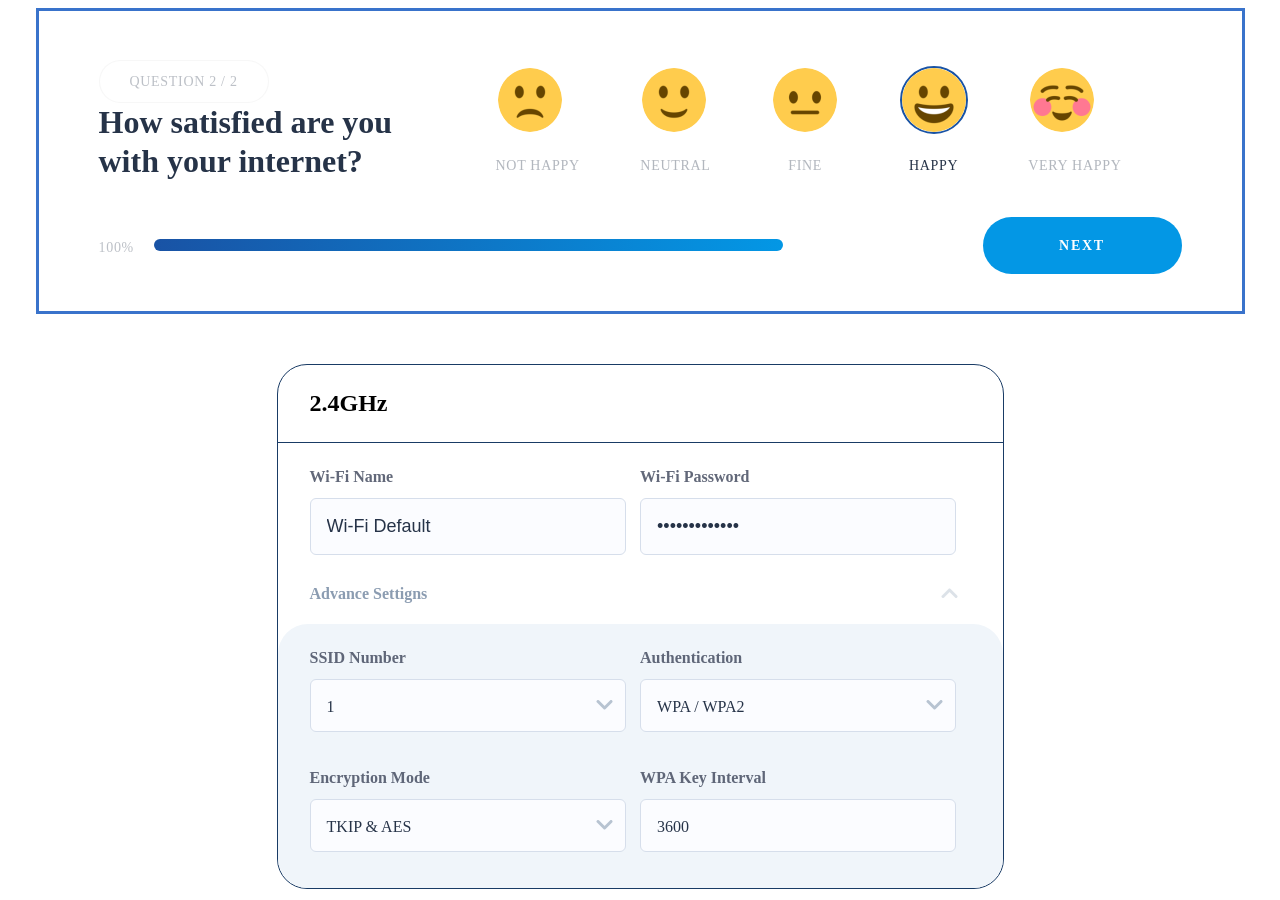
<file: test/test.html>
<!DOCTYPE html>
<html lang="en">
<head>
    <meta charset="UTF-8">
    <meta http-equiv="X-UA-Compatible" content="IE=edge">
    <meta name="viewport" content="width=device-width, initial-scale=1.0">
    <title>Document</title>
    <link href="https://db.onlinewebfonts.com/c/8de7c45e410de3f3a0f5dbfec43f958d?family=FS+Elliot+Pro" rel="stylesheet"
    type="text/css" />

<style>
body{
    font-family: "FS Elliot Pro";
}
.holder{
  width:100%;
  max-width:725px;
  border:1px solid #193B65;
  border-radius: 30px;
  margin:0 auto;
}
.holder h4{
    font-style: normal;
    font-weight: bold;
    font-size: 24px;
    line-height: 29px;
    padding: 24px 32px;
    margin: 0;
    border-bottom: 1px solid #193B65;
}
.settingsBox{
    display:flex;
    justify-content:space-evenly;
    padding: 24px 32px;
    border-radius: 30px;
}
.settingsBox > div{
    flex: 1 0 316px;
}
.holder > div label{
    display: block;
    font-style: normal;
    font-weight: bold;
    font-size: 16px;
    line-height: 19px;
    color: #3B4358;
    opacity: 0.8;
    margin-bottom: 12px;
    text-transform: capitalize;
}
.settingsBox > div input{
    width: 100%;
    max-width: 296px;
    height: 53px;
    background: #FBFCFF;
    border: 1px solid #D6DEEB;
    line-height: 53px;
    border-radius: 6px;
    padding-left: 16.07px;
    font-style: normal;
    font-weight: normal;
    font-size: 18px;
    line-height: 29px;
    /* identical to box height, or 161% */
    color: #263348;
    text-transform: capitalize;
}
.advance{
    display:flex;
    flex-direction:row;
    height:0;
    flex-wrap: wrap;
    justify-content:space-evenly;
    background: #F0F5FA;
    transition: all .35s ease-in-out;
    border-radius: 30px;
    display: none;
}
.advance.open{
    height: 240px;
    padding: 12px 32px;
    display: flex;
}
.advance > div{
  /* width: 50%; */
  flex: 1 0 50%;
  margin: 12px 0;
  position: relative;
}
.advance > div span,.advance > div ul li{
    display: block;
    width: 316px; 
    height: 53px;  
    background: #FBFCFF;
    border: 1px solid #D6DEEB;
    box-sizing: border-box;
    border-radius: 6px;
    line-height: 53px;
    padding-left: 16.07px;
    cursor: pointer;
    color: #263348;
    position: relative;
}
.advance > div .selected:before{
    position: absolute;
    content:url(down.png);
    right: 12px;
    background-position: center center;
    top:0;
    bottom: 0;
    margin: auto;
    transform: rotateX(180deg);
    transition: all .35s ease-in-out;
}
.advance > div .selected.open:before{
    transform: rotateX(360deg);
}
.advance > div ul {
    position: absolute;
    list-style: none;
    margin: 0;
    padding: 0;
    z-index: 999;
    display: none;
    border: 1px solid #D6DEEB;
    border-top:0
}
.advance > div ul li{
    border:0;
    border-radius: 0;
}
.advance > div ul li:hover{
    background: rgba(255,255,255.7);
}
.btnAdvance{
    position: relative;
    font-style: normal;
    font-weight: bold;
    font-size: 16px;
    line-height: 29px;
    color: #193B65;
    mix-blend-mode: normal;
    opacity: 0.5;
    text-decoration: none;
    display: block;
    padding-left: 32px;
    text-transform: capitalize;
    margin-bottom: 16px;
}
.btnAdvance:before{
    position: absolute;
    content:url(down.png);
    width: 30px;
    height: 30px;
    right: 32px;
    background-position: center center;
    top:0;
    bottom: 0;
    margin: auto;

}
.btnAdvance.open:before{
    transform: rotateX(180deg);
}


/* satisfied component */
.satisfiedBox{
    border: 3px solid #3973CB;
    background: white;
    padding: 40px 60px 60px;
    max-width: 1209px;
    margin: 0 auto;
    box-sizing: border-box;
    width: 100%;
    margin-bottom: 50px;
}
.topPart{
    display: flex;
    align-items: center;
}
.question .qCount{
    display: block;
    width:170px;
    padding:12px 0; 
    background: rgba(255, 255, 255, 0.01);
    border: 1px solid rgba(0, 0, 0, 0.1);
    box-sizing: border-box;
    text-align: center;
    border-radius: 28px;
    opacity: 0.3;
    font-size: 14px;
    line-height: 17px;
    letter-spacing: 0.05em;
    text-transform: uppercase;
    color: #263348;
    opacity: 0.3;
}
.question{
    flex-basis: 35%;;
}
.question h5{
    font-size: 32px;
    font-weight: 600;
    line-height: 39px;
    text-align: left;
    flex-basis: 30%;
    color: #263348;
    margin: 0;
}

.level{
    display: flex;
    flex-basis: 65%;
    justify-content: space-between;
    padding: 15px 60px;
}
.level .smileBox span{
    display: block;
    text-align: center;
    font-size: 14px;
    line-height: 17px;
    letter-spacing: 0.05em;
    text-transform: uppercase;
    color: #263348;
    opacity: 0.35;
    margin-top: 19px;
}
.level .smileBox img{
    border-radius: 50%;
    border: 2px solid transparent;
}
.level .smileBox.active img{
    border: 2px solid #1953A5;
}
.level .smileBox.active span{
    color: #263348;
    opacity: 1;
}
.bar{
    margin-top: 50px;
    display: flex;
    align-items: center;
    position: relative;
}
.levelbar span{
    position: absolute;
    left: 0;
    top: 0;
    bottom: 0;
    margin: auto;
    font-size: 14px;
    line-height: 17px;
    letter-spacing: 0.05em;
    text-transform: uppercase;
    color: #263348;
    opacity: 0.3;
}
.bar .levelbar{
    position: relative;
    width: 100%;
    max-width: 629px;
    padding-left:55px;
    height: 12px; 
    border-radius: 10px;
}
.bar .level{
    position: relative;
    width: 0;
    height: 12px;
    background-image: linear-gradient(90deg, #1953A5 0%, #0397E5 100%);
    transition: 100px;
    width: 100%;
    padding: 0;
    border-radius: 10px;
    opacity: 1;
}
.bar .next{
    width: 199px;
    height: 57px;
    display: block;
    position: absolute;
    line-height: 57px;
    top: 0;
    right: 0;
    bottom: 0;
    text-transform: uppercase;
    column-rule: white;
    margin: auto;
    text-align: center;
    background: #0397E5;
    border-radius: 35px;
    font-size: 14px;
    /* identical to box height */
    letter-spacing: 1.75px;
    text-transform: uppercase;
    color: #FFFFFF;
    cursor: pointer;
    font-weight: 600;
}
/* satisfied component */
</style>

</head>
<body>
    <div class="satisfiedBox">
        <div class="topPart">
            <div class="question">
                <span class="qCount">
                    Question 2 / 2
                </span>
                <h5>How satisfied are you with your internet?</h5>
            </div>
            <div class="level">
                <div class="smileBox">
                    <img src="0.png" alt="">
                    <span data-value="0">Not Happy</span>
                </div>
                <div class="smileBox">
                    <img src="1.png" alt="">
                    <span data-value="25">Neutral</span>
                </div>
                <div class="smileBox">
                    <img src="3.png" alt="">
                    <span data-value="50">Fine</span>
                </div>
                <div class="smileBox active">
                    <img src="2.png" alt="">
                    <span data-value="75"n>Happy</span>
                </div>
                <div class="smileBox">
                    <img src="4.png" alt="">
                    <span data-value="100">Very Happy</span>
                </div>
            </div>
        </div>
        <div class="bar">
            <div class="levelbar">
                <span class="value">100%</span>
                <span class="level"></span>
            </div>
            <span class="next">Next</span>
        </div>
    </div>
    <div class="holder">
        <h4>2.4GHz</h4>
        <div class="settingsBox">
            <div class="wifiSet">
                <label>wi-fi name</label>
                <input type="text" disabled value="wi-fi default">
            </div>
            <div class="wifiPass">
                <label>wi-fi password</label>
                <input type="password" disabled value="wi-fi default">
            </div>
        </div>
        <a href="#" class="btnAdvance">advance settigns</a>
        <div class="advance open">
            <div class="ssid">
                <label>SSID Number</label>
                <span class="selected">1</span>
                <ul class="options">
                    <li>1</li>
                    <li>2</li>
                </ul>
            </div>
            <div class="ssid">
                <label>Authentication</label>
                <span class="selected">WPA / WPA2</span>
                <ul class="options">
                    <li>WPA</li>
                    <li>WPA2</li>
                </ul>
            </div>
            <div class="ssid">
                <label>Encryption Mode</label>
                <span class="selected">TKIP & AES</span>
                <ul class="options">
                    <li>1</li>
                    <li>2</li>
                </ul>
            </div>
            <div class="ssid">
                <label>WPA Key Interval</label>
                <span>3600</span>
            </div>
        </div>
    </div>

<script src="https://ajax.googleapis.com/ajax/libs/jquery/1.11.2/jquery.min.js"></script>
<script type="text/javascript">
    $('.btnAdvance').on('click', function(){
        $(this).toggleClass('open');
        $('.advance').toggleClass('open')
    })
    $('.selected').on('click',function(){
        $(this).toggleClass('open');
        $(this).next().fadeToggle();
    })
    $('.options li').on('click',function(){
        var value = $(this).text();
        $(this).parents().eq(1).find('span').text(value)
        $(this).parent().fadeOut();
    })
</script>
</body>
</html>
</file>
